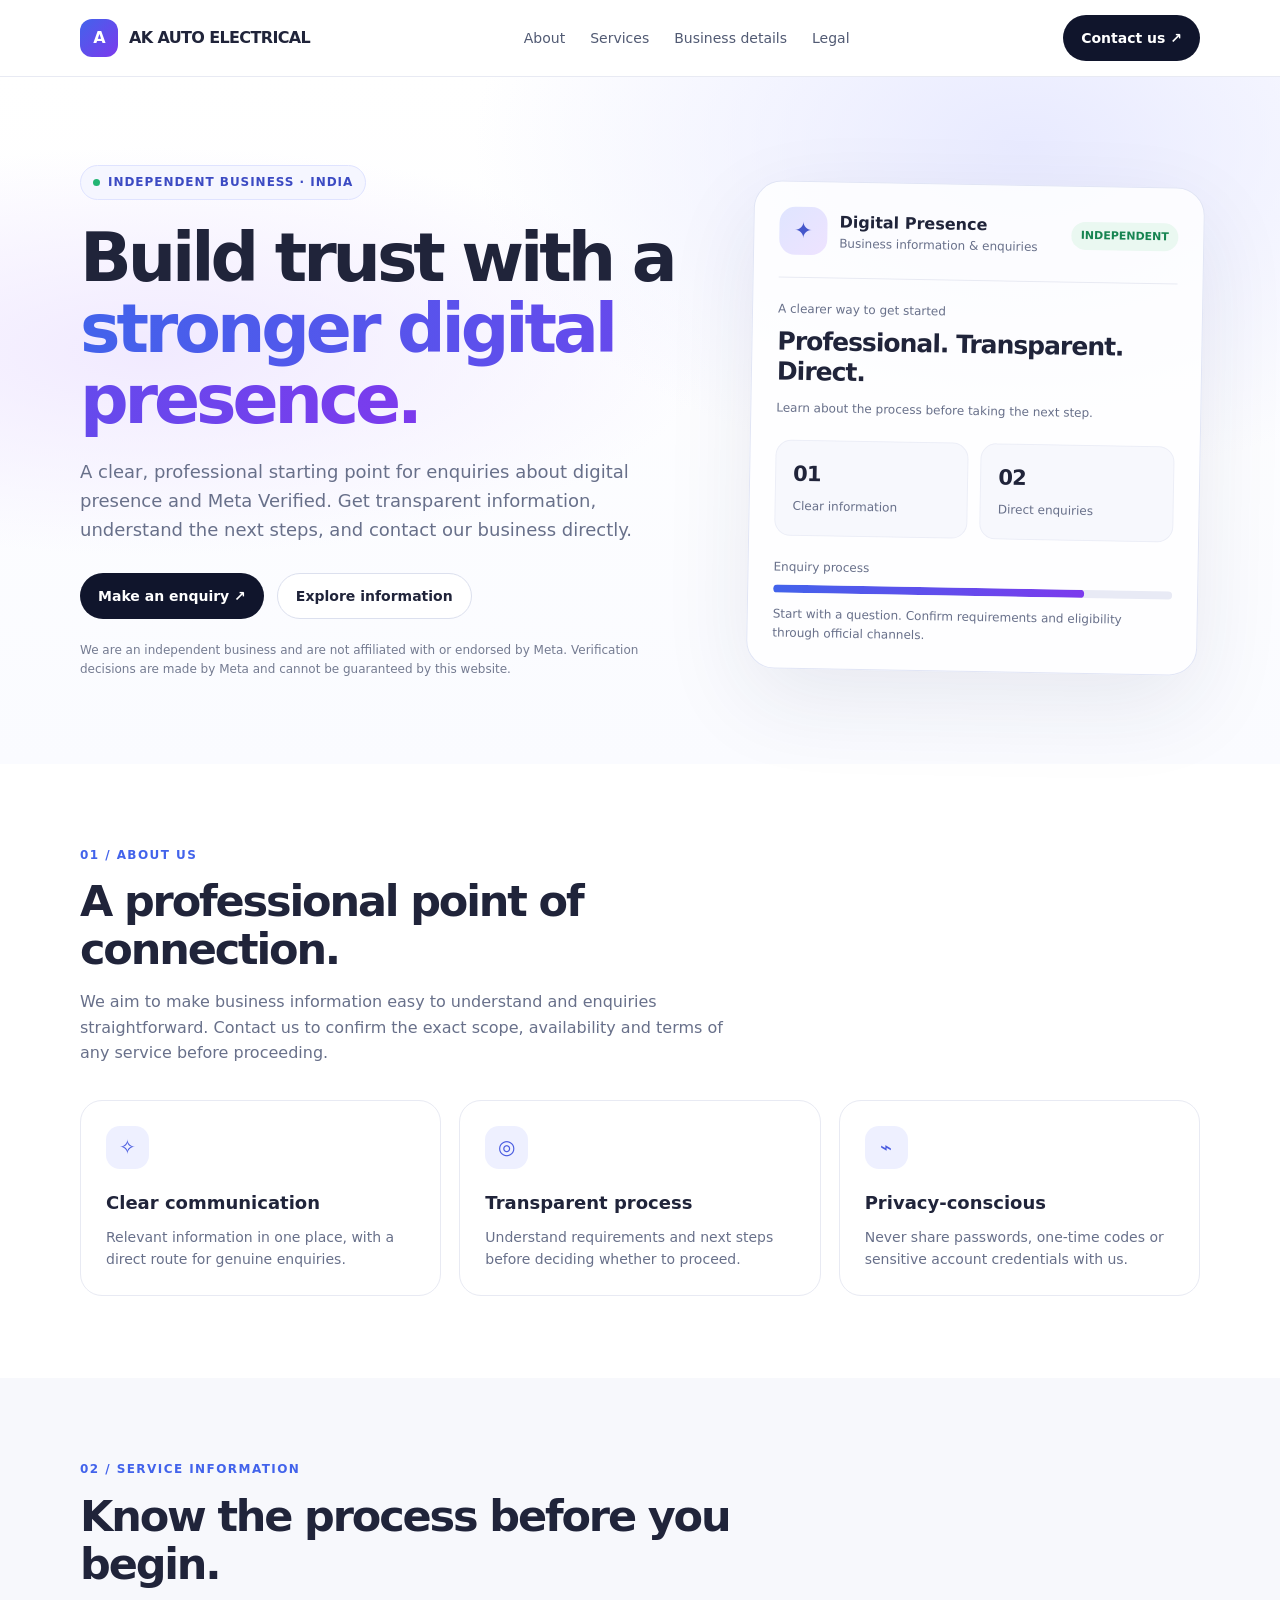
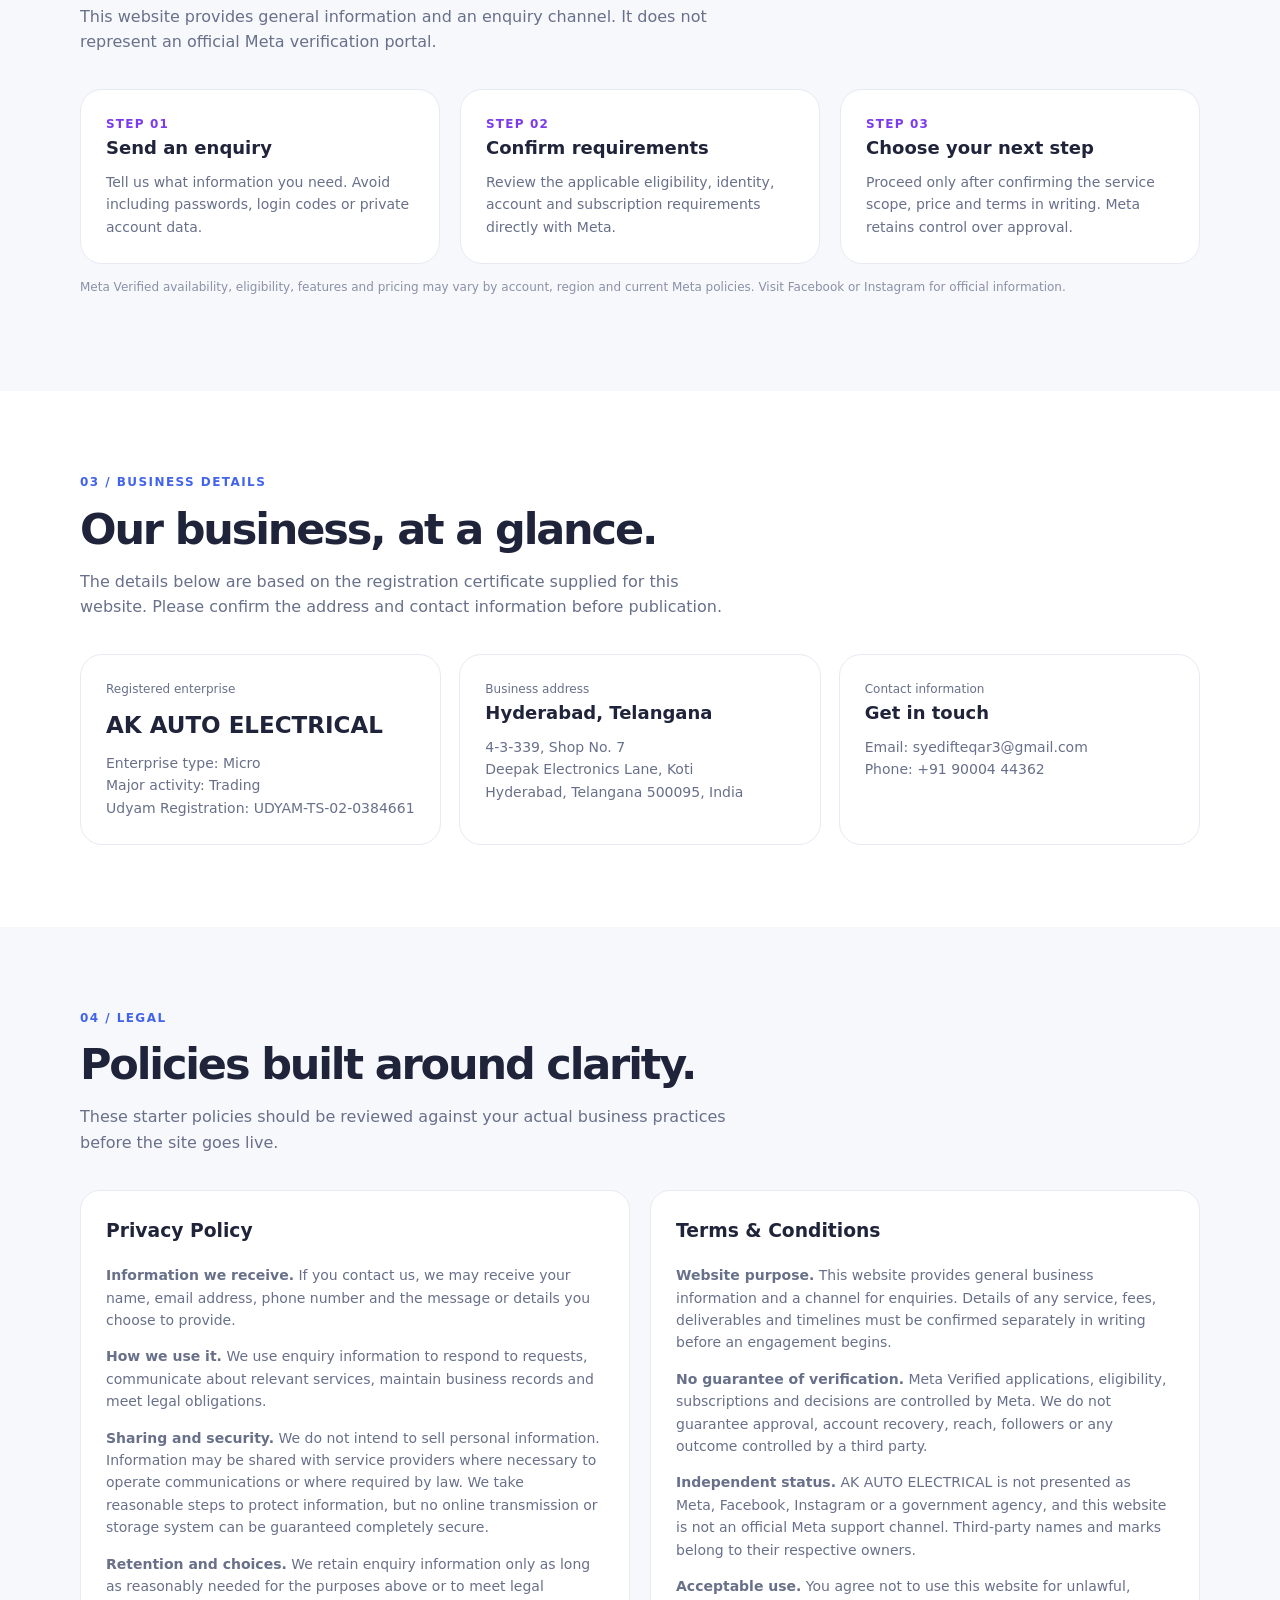
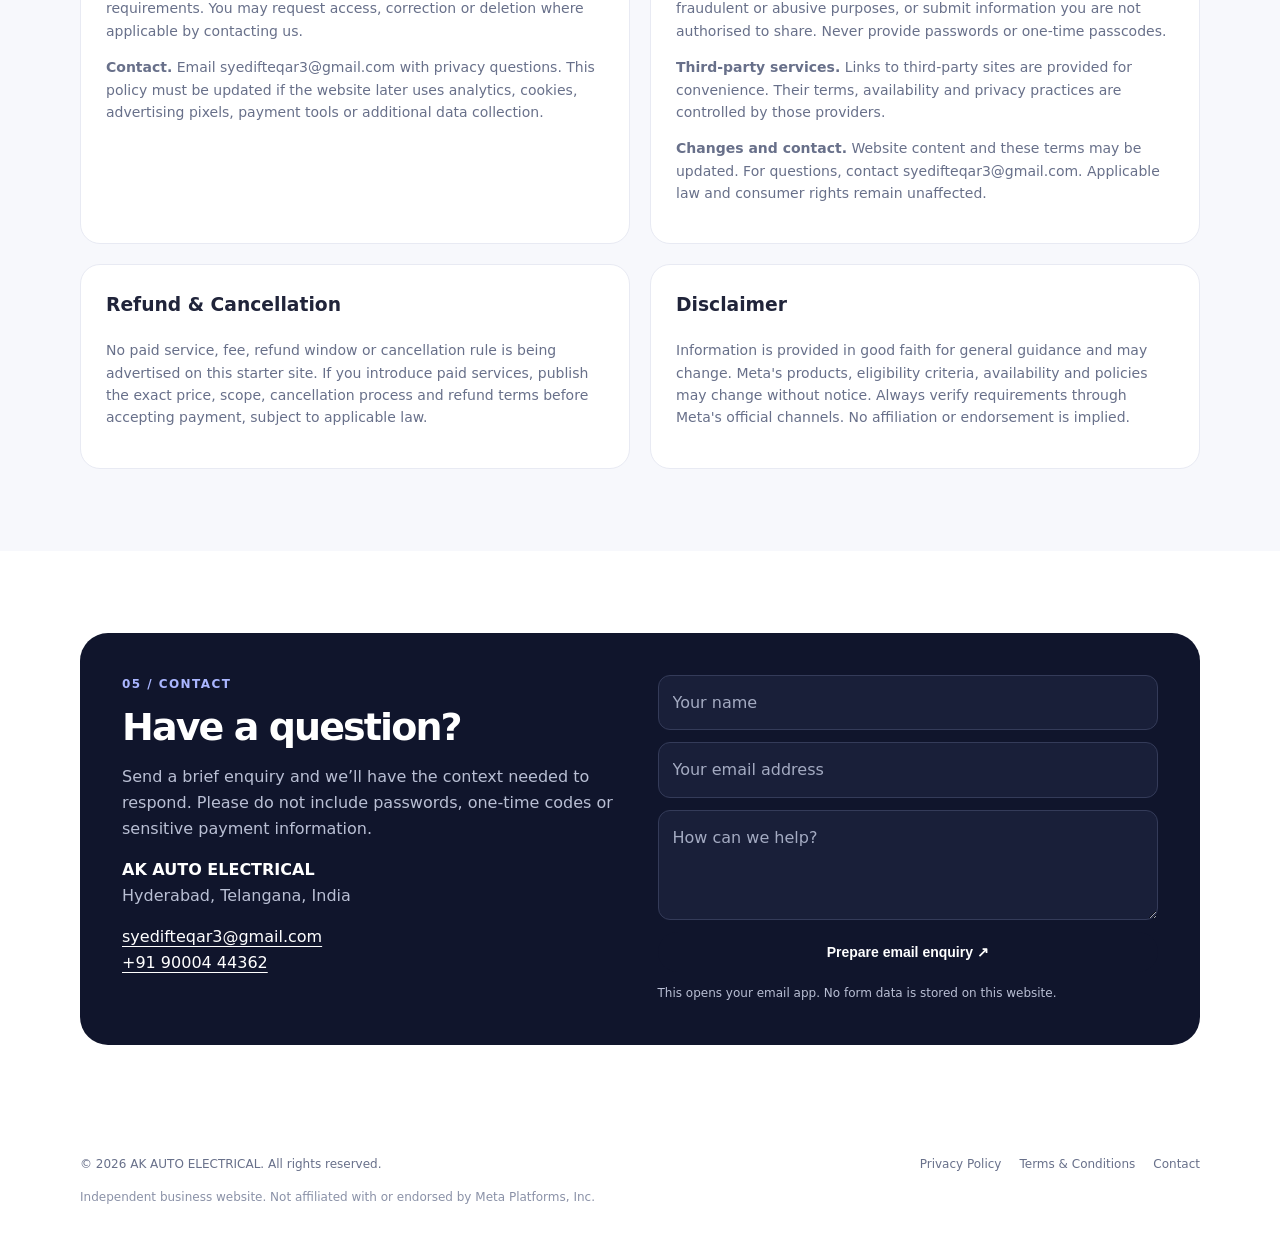
<file: index.html>
<!doctype html>
<html lang="en">
<head>
<meta charset="utf-8"><meta name="viewport" content="width=device-width, initial-scale=1">
<meta name="description" content="Independent business enquiry website for digital presence and Meta Verified information.">
<title>AK Auto Electrical | Digital Presence & Verification Enquiries</title>
<style>
:root{--navy:#10152c;--blue:#4263eb;--violet:#7c3aed;--ink:#20243a;--muted:#68708a;--line:#e8eaf3;--paper:#f7f8fc}
*{box-sizing:border-box}html{scroll-behavior:smooth}body{margin:0;font-family:Inter,ui-sans-serif,system-ui,-apple-system,BlinkMacSystemFont,"Segoe UI",sans-serif;color:var(--ink);background:#fff;line-height:1.6}a{color:inherit;text-decoration:none}.wrap{width:min(1120px,92%);margin:auto}
header{position:sticky;top:0;background:rgba(255,255,255,.9);backdrop-filter:blur(16px);border-bottom:1px solid var(--line);z-index:5}.nav{height:76px;display:flex;align-items:center;justify-content:space-between;gap:20px}.brand{display:flex;align-items:center;gap:11px;font-weight:800;letter-spacing:-.04em}.logo{width:38px;height:38px;border-radius:12px;background:linear-gradient(135deg,var(--blue),var(--violet));display:grid;place-items:center;color:#fff;font-weight:900}.links{display:flex;gap:25px;font-size:14px;color:#515a73}.pill{background:var(--navy);color:white;padding:12px 18px;border-radius:999px;font-weight:700;font-size:14px;display:inline-flex;align-items:center;justify-content:center;border:0;cursor:pointer}
.hero{padding:88px 0 72px;background:radial-gradient(ellipse at 80% 10%,#e8eaff 0,transparent 38%),radial-gradient(ellipse at 12% 40%,#f1eaff 0,transparent 35%),linear-gradient(#fff,#fafbff)}.hero-grid{display:grid;grid-template-columns:1.15fr .85fr;align-items:center;gap:60px}.eyebrow{display:inline-flex;align-items:center;gap:8px;padding:7px 12px;border:1px solid #dfe3ff;background:#f5f6ff;border-radius:999px;font-size:12px;font-weight:800;letter-spacing:.08em;text-transform:uppercase;color:#3c4bc3}.dot{width:7px;height:7px;background:#22b573;border-radius:50%}h1{font-size:clamp(42px,5.4vw,68px);line-height:1.04;letter-spacing:-.06em;margin:23px 0}h1 span{background:linear-gradient(100deg,var(--blue),var(--violet));color:transparent;background-clip:text}.lead{font-size:18px;color:var(--muted);max-width:620px}.actions{display:flex;gap:13px;flex-wrap:wrap;margin-top:28px}.secondary{border:1px solid #dce0ee;border-radius:999px;padding:11px 18px;font-weight:700;font-size:14px;background:#fff}.note{font-size:12px;color:#747b91;margin-top:22px;max-width:600px}
.preview{border:1px solid #e1e5f5;border-radius:28px;background:rgba(255,255,255,.82);padding:25px;box-shadow:0 30px 90px #222a5517;transform:rotate(1deg)}.preview-top{display:flex;align-items:center;justify-content:space-between;padding-bottom:22px;border-bottom:1px solid var(--line)}.avatar{width:48px;height:48px;border-radius:16px;background:linear-gradient(135deg,#dfe5ff,#eee3ff);display:grid;place-items:center;color:#4557cb;font-size:22px}.mini-title{font-weight:800}.small{font-size:12px;color:var(--muted)}.status{font-size:11px;border-radius:99px;background:#eaf8f1;color:#168451;padding:5px 9px;font-weight:800}.profile{display:flex;align-items:center;gap:12px}.stats{display:grid;grid-template-columns:repeat(2,1fr);gap:12px;margin:22px 0}.stat{background:#f7f8fd;border:1px solid #eceef7;padding:17px;border-radius:16px}.stat b{display:block;font-size:21px;letter-spacing:-.04em}.stat span{font-size:12px;color:var(--muted)}.progress{height:8px;border-radius:9px;background:#e8eaf5;overflow:hidden;margin-top:8px}.progress i{display:block;height:100%;width:78%;background:linear-gradient(90deg,var(--blue),var(--violet));border-radius:9px}.section{padding:82px 0}.soft{background:var(--paper)}.section-head{max-width:650px;margin-bottom:34px}.kicker{font-size:12px;color:var(--blue);font-weight:900;letter-spacing:.12em;text-transform:uppercase}.section h2{font-size:clamp(30px,4vw,43px);line-height:1.12;letter-spacing:-.05em;margin:12px 0}.muted{color:var(--muted)}.cards{display:grid;grid-template-columns:repeat(3,1fr);gap:18px}.card{border:1px solid var(--line);border-radius:22px;padding:25px;background:#fff}.iconbox{height:43px;width:43px;border-radius:14px;background:#eef0ff;color:#4a5ce0;display:grid;place-items:center;font-size:20px;margin-bottom:20px}.card h3{margin:0 0 8px;font-size:18px}.card p{color:var(--muted);font-size:14px;margin:0}.steps{display:grid;grid-template-columns:repeat(3,1fr);gap:20px}.stepno{font-size:12px;font-weight:900;color:var(--violet);letter-spacing:.1em}.legal-grid{display:grid;grid-template-columns:1fr 1fr;gap:20px}.legal{background:white;border:1px solid var(--line);border-radius:20px;padding:25px}.legal h3{margin-top:0}.legal p,.legal li{font-size:14px;color:var(--muted)}.contact{background:var(--navy);color:#fff;border-radius:28px;padding:42px;display:grid;grid-template-columns:1fr 1fr;gap:35px}.contact .muted{color:#b9bfd4}.contact a:not(.pill){text-decoration:underline;text-underline-offset:4px}.contact-form{display:grid;gap:12px}.contact-form input,.contact-form textarea{width:100%;padding:14px;border:1px solid #343b59;border-radius:12px;background:#191f39;color:#fff;font:inherit}.contact-form textarea{min-height:110px;resize:vertical}.contact-form input::placeholder,.contact-form textarea::placeholder{color:#a4abc2}footer{padding:28px 0;color:var(--muted);font-size:12px}.foot{display:flex;justify-content:space-between;gap:18px;flex-wrap:wrap}.footlinks{display:flex;gap:18px;flex-wrap:wrap}.disclaimer{font-size:12px;color:#8a91a7;margin-top:14px}
@media(max-width:800px){.links{display:none}.hero{padding:58px 0}.hero-grid,.contact{grid-template-columns:1fr}.preview{transform:none}.cards,.steps,.legal-grid{grid-template-columns:1fr}.section{padding:60px 0}.contact{padding:27px}}
</style>
</head>
<body>
<header><div class="wrap nav"><a class="brand" href="#top"><span class="logo">A</span><span>AK AUTO ELECTRICAL</span></a><nav class="links"><a href="#about">About</a><a href="#services">Services</a><a href="#business">Business details</a><a href="#legal">Legal</a></nav><a class="pill" href="#contact">Contact us ↗</a></div></header>
<main id="top">
<section class="hero"><div class="wrap hero-grid"><div><div class="eyebrow"><span class="dot"></span> Independent business · India</div><h1>Build trust with a <span>stronger digital presence.</span></h1><p class="lead">A clear, professional starting point for enquiries about digital presence and Meta Verified. Get transparent information, understand the next steps, and contact our business directly.</p><div class="actions"><a class="pill" href="#contact">Make an enquiry ↗</a><a class="secondary" href="#services">Explore information</a></div><p class="note">We are an independent business and are not affiliated with or endorsed by Meta. Verification decisions are made by Meta and cannot be guaranteed by this website.</p></div>
<div class="preview"><div class="preview-top"><div class="profile"><div class="avatar">✦</div><div><div class="mini-title">Digital Presence</div><div class="small">Business information & enquiries</div></div></div><span class="status">INDEPENDENT</span></div><div style="padding-top:22px"><div class="small">A clearer way to get started</div><h3 style="font-size:25px;line-height:1.2;letter-spacing:-.04em;margin:8px 0">Professional. Transparent. Direct.</h3><p class="small">Learn about the process before taking the next step.</p></div><div class="stats"><div class="stat"><b>01</b><span>Clear information</span></div><div class="stat"><b>02</b><span>Direct enquiries</span></div></div><div class="small">Enquiry process</div><div class="progress"><i></i></div><p class="small" style="margin-bottom:0">Start with a question. Confirm requirements and eligibility through official channels.</p></div></div></section>
<section class="section" id="about"><div class="wrap"><div class="section-head"><div class="kicker">01 / About us</div><h2>A professional point of connection.</h2><p class="muted">We aim to make business information easy to understand and enquiries straightforward. Contact us to confirm the exact scope, availability and terms of any service before proceeding.</p></div><div class="cards"><article class="card"><div class="iconbox">✧</div><h3>Clear communication</h3><p>Relevant information in one place, with a direct route for genuine enquiries.</p></article><article class="card"><div class="iconbox">◎</div><h3>Transparent process</h3><p>Understand requirements and next steps before deciding whether to proceed.</p></article><article class="card"><div class="iconbox">⌁</div><h3>Privacy-conscious</h3><p>Never share passwords, one-time codes or sensitive account credentials with us.</p></article></div></div></section>
<section class="section soft" id="services"><div class="wrap"><div class="section-head"><div class="kicker">02 / Service information</div><h2>Know the process before you begin.</h2><p class="muted">This website provides general information and an enquiry channel. It does not represent an official Meta verification portal.</p></div><div class="steps"><div class="card"><div class="stepno">STEP 01</div><h3>Send an enquiry</h3><p>Tell us what information you need. Avoid including passwords, login codes or private account data.</p></div><div class="card"><div class="stepno">STEP 02</div><h3>Confirm requirements</h3><p>Review the applicable eligibility, identity, account and subscription requirements directly with Meta.</p></div><div class="card"><div class="stepno">STEP 03</div><h3>Choose your next step</h3><p>Proceed only after confirming the service scope, price and terms in writing. Meta retains control over approval.</p></div></div><p class="disclaimer">Meta Verified availability, eligibility, features and pricing may vary by account, region and current Meta policies. Visit <a href="https://www.facebook.com/" target="_blank" rel="noopener">Facebook</a> or <a href="https://www.instagram.com/" target="_blank" rel="noopener">Instagram</a> for official information.</p></div></section>
<section class="section" id="business"><div class="wrap"><div class="section-head"><div class="kicker">03 / Business details</div><h2>Our business, at a glance.</h2><p class="muted">The details below are based on the registration certificate supplied for this website. Please confirm the address and contact information before publication.</p></div><div class="cards"><article class="card"><div class="small">Registered enterprise</div><h3 style="font-size:23px;margin-top:8px">AK AUTO ELECTRICAL</h3><p>Enterprise type: Micro<br>Major activity: Trading<br>Udyam Registration: UDYAM-TS-02-0384661</p></article><article class="card"><div class="small">Business address</div><h3>Hyderabad, Telangana</h3><p>4-3-339, Shop No. 7<br>Deepak Electronics Lane, Koti<br>Hyderabad, Telangana 500095, India</p></article><article class="card"><div class="small">Contact information</div><h3>Get in touch</h3><p>Email: <a href="mailto:syedifteqar3@gmail.com">syedifteqar3@gmail.com</a><br>Phone: <a href="tel:+919000444362">+91 90004 44362</a></p></article></div></div></section>
<section class="section soft" id="legal"><div class="wrap"><div class="section-head"><div class="kicker">04 / Legal</div><h2>Policies built around clarity.</h2><p class="muted">These starter policies should be reviewed against your actual business practices before the site goes live.</p></div><div class="legal-grid"><article class="legal" id="privacy"><h3>Privacy Policy</h3><p><b>Information we receive.</b> If you contact us, we may receive your name, email address, phone number and the message or details you choose to provide.</p><p><b>How we use it.</b> We use enquiry information to respond to requests, communicate about relevant services, maintain business records and meet legal obligations.</p><p><b>Sharing and security.</b> We do not intend to sell personal information. Information may be shared with service providers where necessary to operate communications or where required by law. We take reasonable steps to protect information, but no online transmission or storage system can be guaranteed completely secure.</p><p><b>Retention and choices.</b> We retain enquiry information only as long as reasonably needed for the purposes above or to meet legal requirements. You may request access, correction or deletion where applicable by contacting us.</p><p><b>Contact.</b> Email <a href="mailto:syedifteqar3@gmail.com">syedifteqar3@gmail.com</a> with privacy questions. This policy must be updated if the website later uses analytics, cookies, advertising pixels, payment tools or additional data collection.</p></article><article class="legal" id="terms"><h3>Terms & Conditions</h3><p><b>Website purpose.</b> This website provides general business information and a channel for enquiries. Details of any service, fees, deliverables and timelines must be confirmed separately in writing before an engagement begins.</p><p><b>No guarantee of verification.</b> Meta Verified applications, eligibility, subscriptions and decisions are controlled by Meta. We do not guarantee approval, account recovery, reach, followers or any outcome controlled by a third party.</p><p><b>Independent status.</b> AK AUTO ELECTRICAL is not presented as Meta, Facebook, Instagram or a government agency, and this website is not an official Meta support channel. Third-party names and marks belong to their respective owners.</p><p><b>Acceptable use.</b> You agree not to use this website for unlawful, fraudulent or abusive purposes, or submit information you are not authorised to share. Never provide passwords or one-time passcodes.</p><p><b>Third-party services.</b> Links to third-party sites are provided for convenience. Their terms, availability and privacy practices are controlled by those providers.</p><p><b>Changes and contact.</b> Website content and these terms may be updated. For questions, contact <a href="mailto:syedifteqar3@gmail.com">syedifteqar3@gmail.com</a>. Applicable law and consumer rights remain unaffected.</p></article><article class="legal"><h3>Refund & Cancellation</h3><p>No paid service, fee, refund window or cancellation rule is being advertised on this starter site. If you introduce paid services, publish the exact price, scope, cancellation process and refund terms before accepting payment, subject to applicable law.</p></article><article class="legal"><h3>Disclaimer</h3><p>Information is provided in good faith for general guidance and may change. Meta's products, eligibility criteria, availability and policies may change without notice. Always verify requirements through Meta's official channels. No affiliation or endorsement is implied.</p></article></div></div></section>
<section class="section" id="contact"><div class="wrap"><div class="contact"><div><div class="kicker" style="color:#aab6ff">05 / Contact</div><h2 style="font-size:38px">Have a question?</h2><p class="muted">Send a brief enquiry and we’ll have the context needed to respond. Please do not include passwords, one-time codes or sensitive payment information.</p><p><b>AK AUTO ELECTRICAL</b><br><span class="muted">Hyderabad, Telangana, India</span></p><p><a href="mailto:syedifteqar3@gmail.com">syedifteqar3@gmail.com</a><br><a href="tel:+919000444362">+91 90004 44362</a></p></div><form class="contact-form" id="enquiryForm"><input id="name" required placeholder="Your name" aria-label="Your name"><input id="email" type="email" required placeholder="Your email address" aria-label="Your email address"><textarea id="message" required placeholder="How can we help?" aria-label="Your message"></textarea><button class="pill" type="submit">Prepare email enquiry ↗</button><div class="small" style="color:#b9bfd4">This opens your email app. No form data is stored on this website.</div></form></div></div></section>
</main>
<footer><div class="wrap foot"><div>© <span id="year">2026</span> AK AUTO ELECTRICAL. All rights reserved.</div><div class="footlinks"><a href="#privacy">Privacy Policy</a><a href="#terms">Terms & Conditions</a><a href="#contact">Contact</a></div></div><div class="wrap disclaimer">Independent business website. Not affiliated with or endorsed by Meta Platforms, Inc.</div></footer>
<script>
document.getElementById('year').textContent=new Date().getFullYear();
document.getElementById('enquiryForm').addEventListener('submit',function(e){e.preventDefault();const n=document.getElementById('name').value.trim(),em=document.getElementById('email').value.trim(),m=document.getElementById('message').value.trim();const subject=encodeURIComponent('Website enquiry from '+n);const body=encodeURIComponent('Name: '+n+'\\nEmail: '+em+'\\n\\nMessage:\\n'+m);window.location.href='mailto:syedifteqar3@gmail.com?subject='+subject+'&body='+body;});
</script>
</body></html>
</file>
